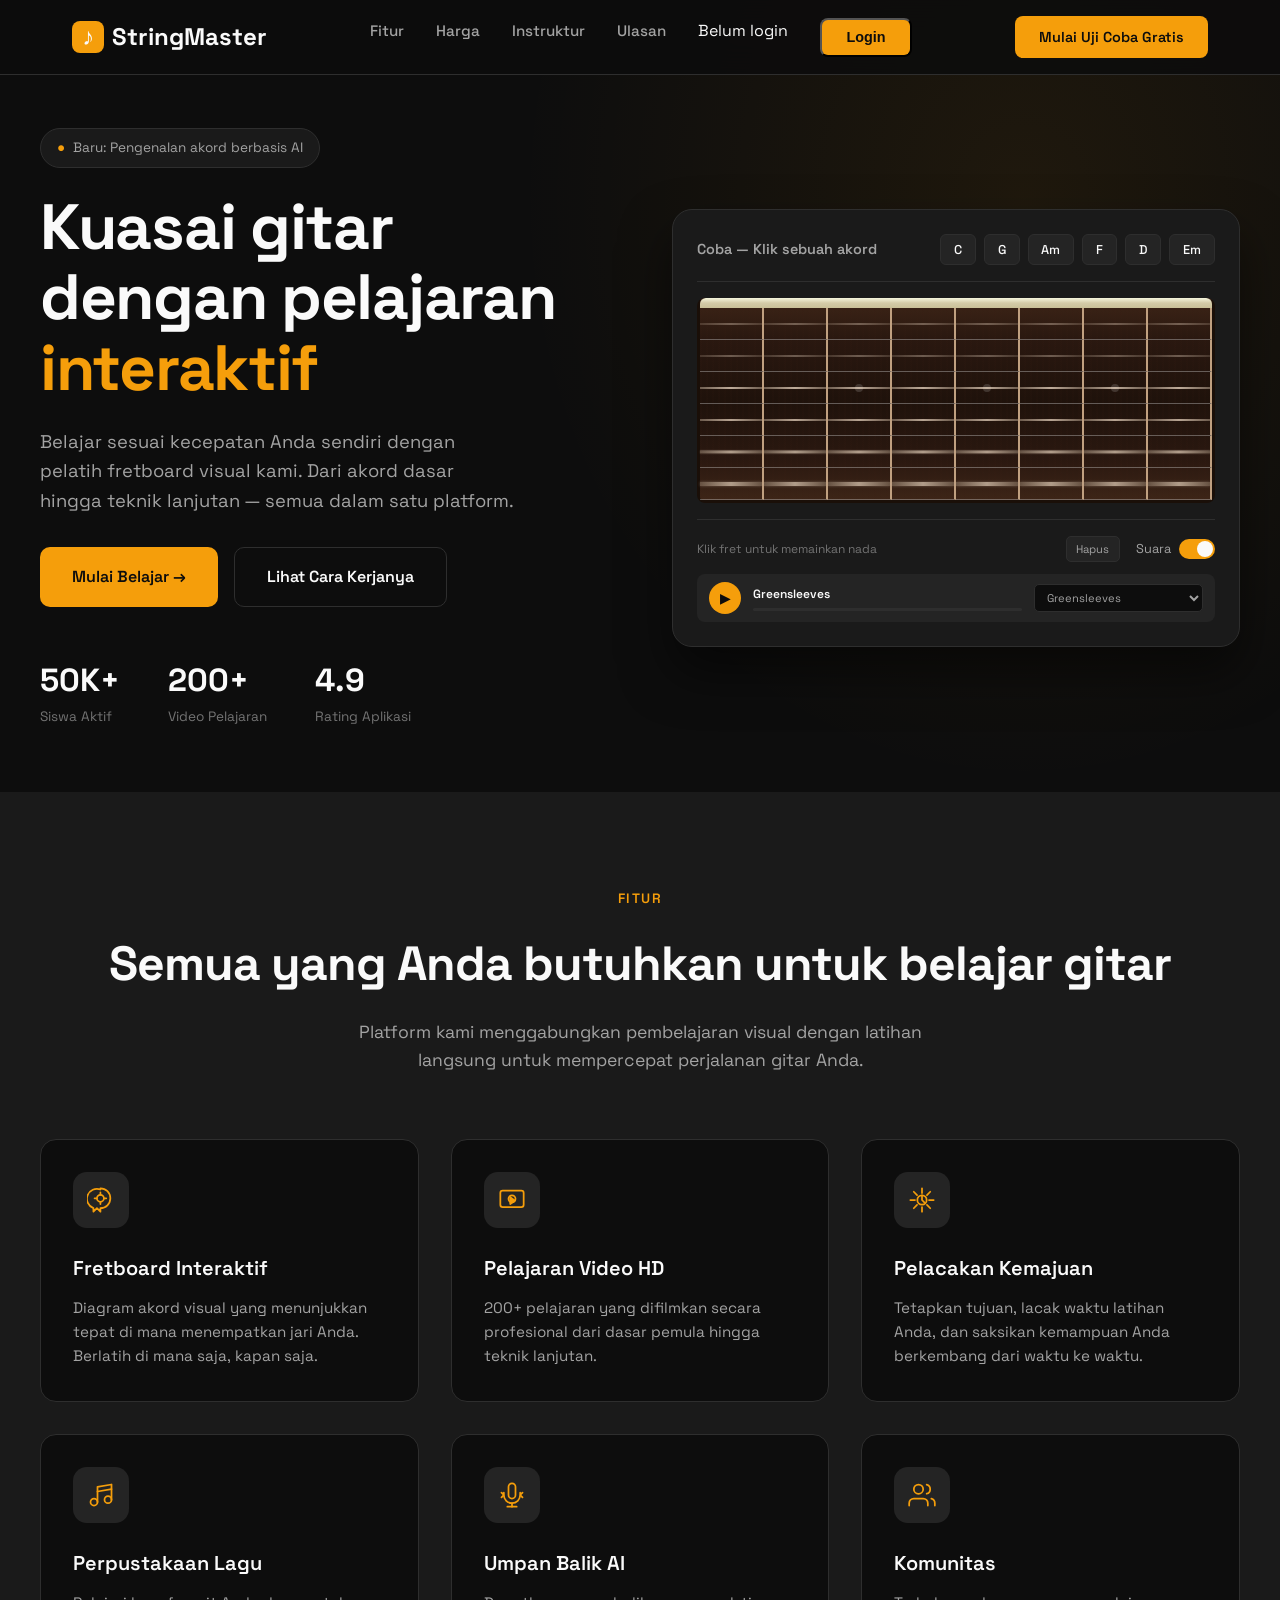
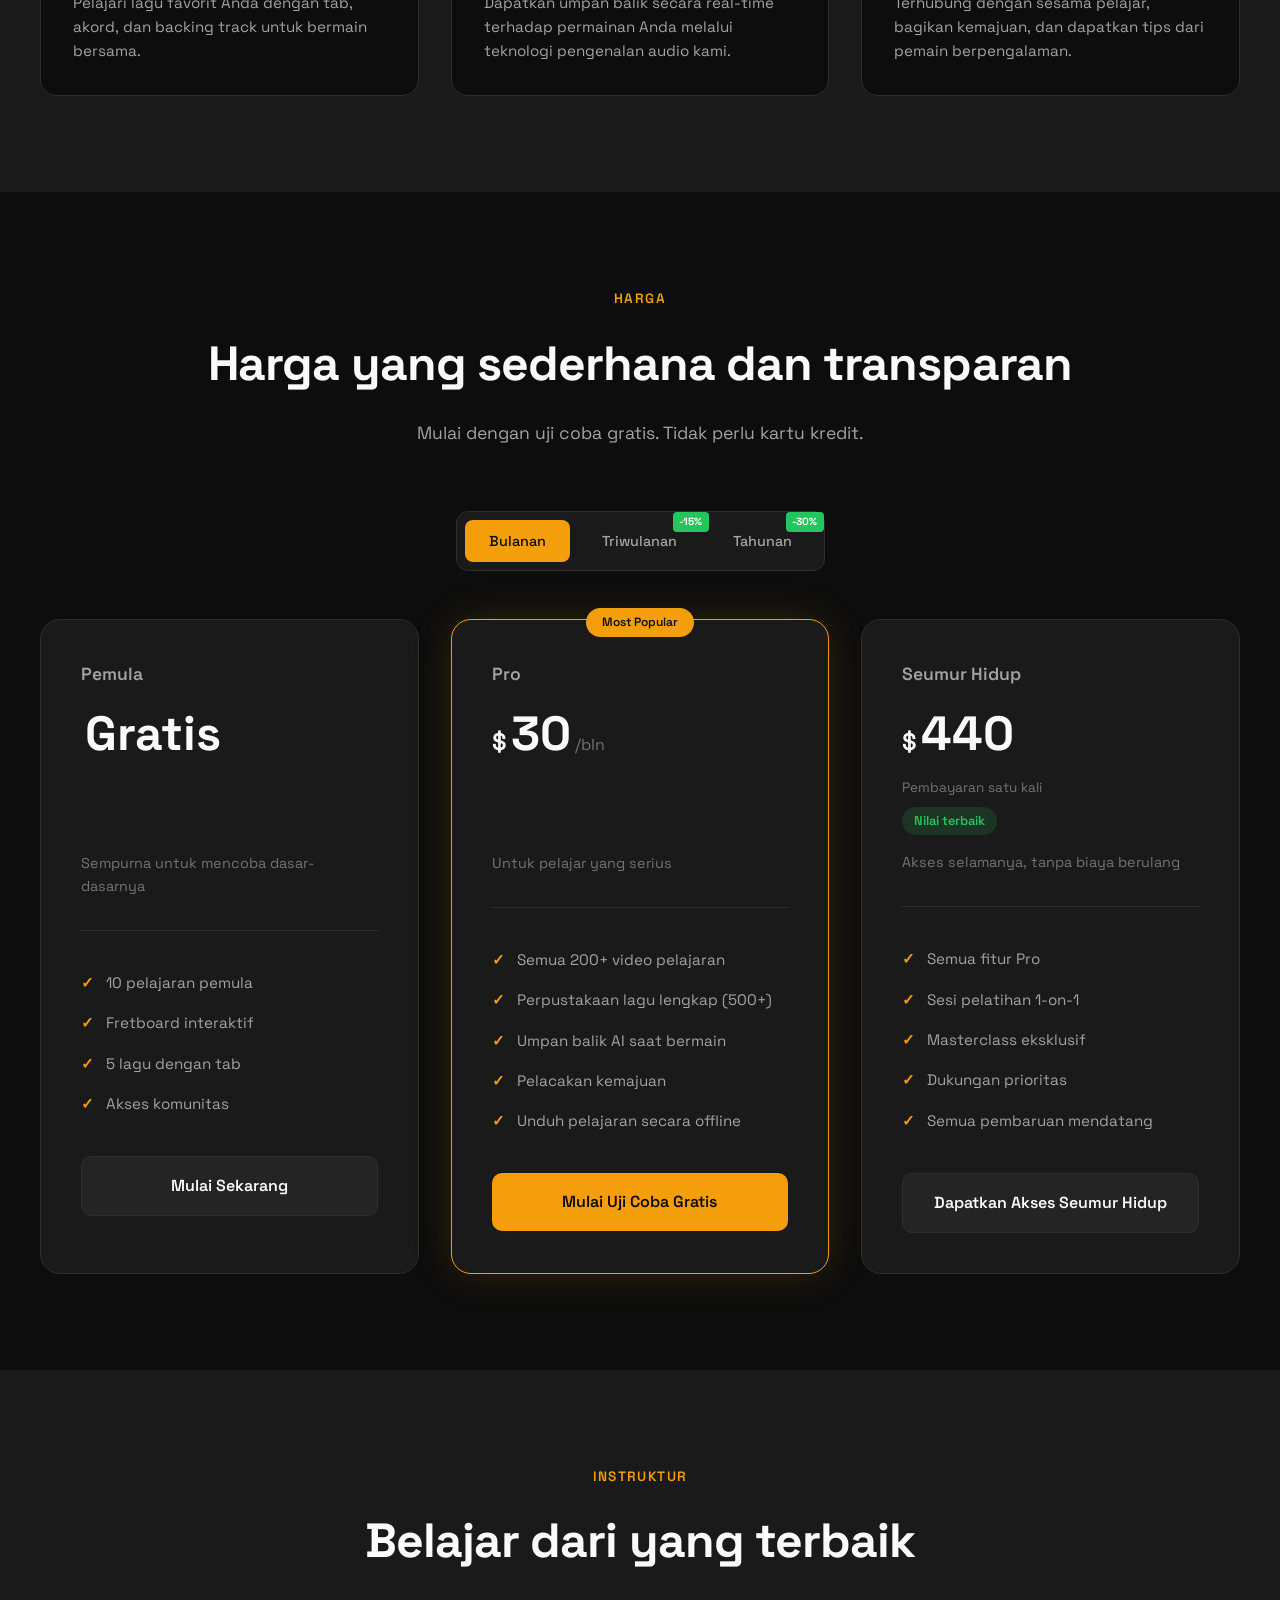
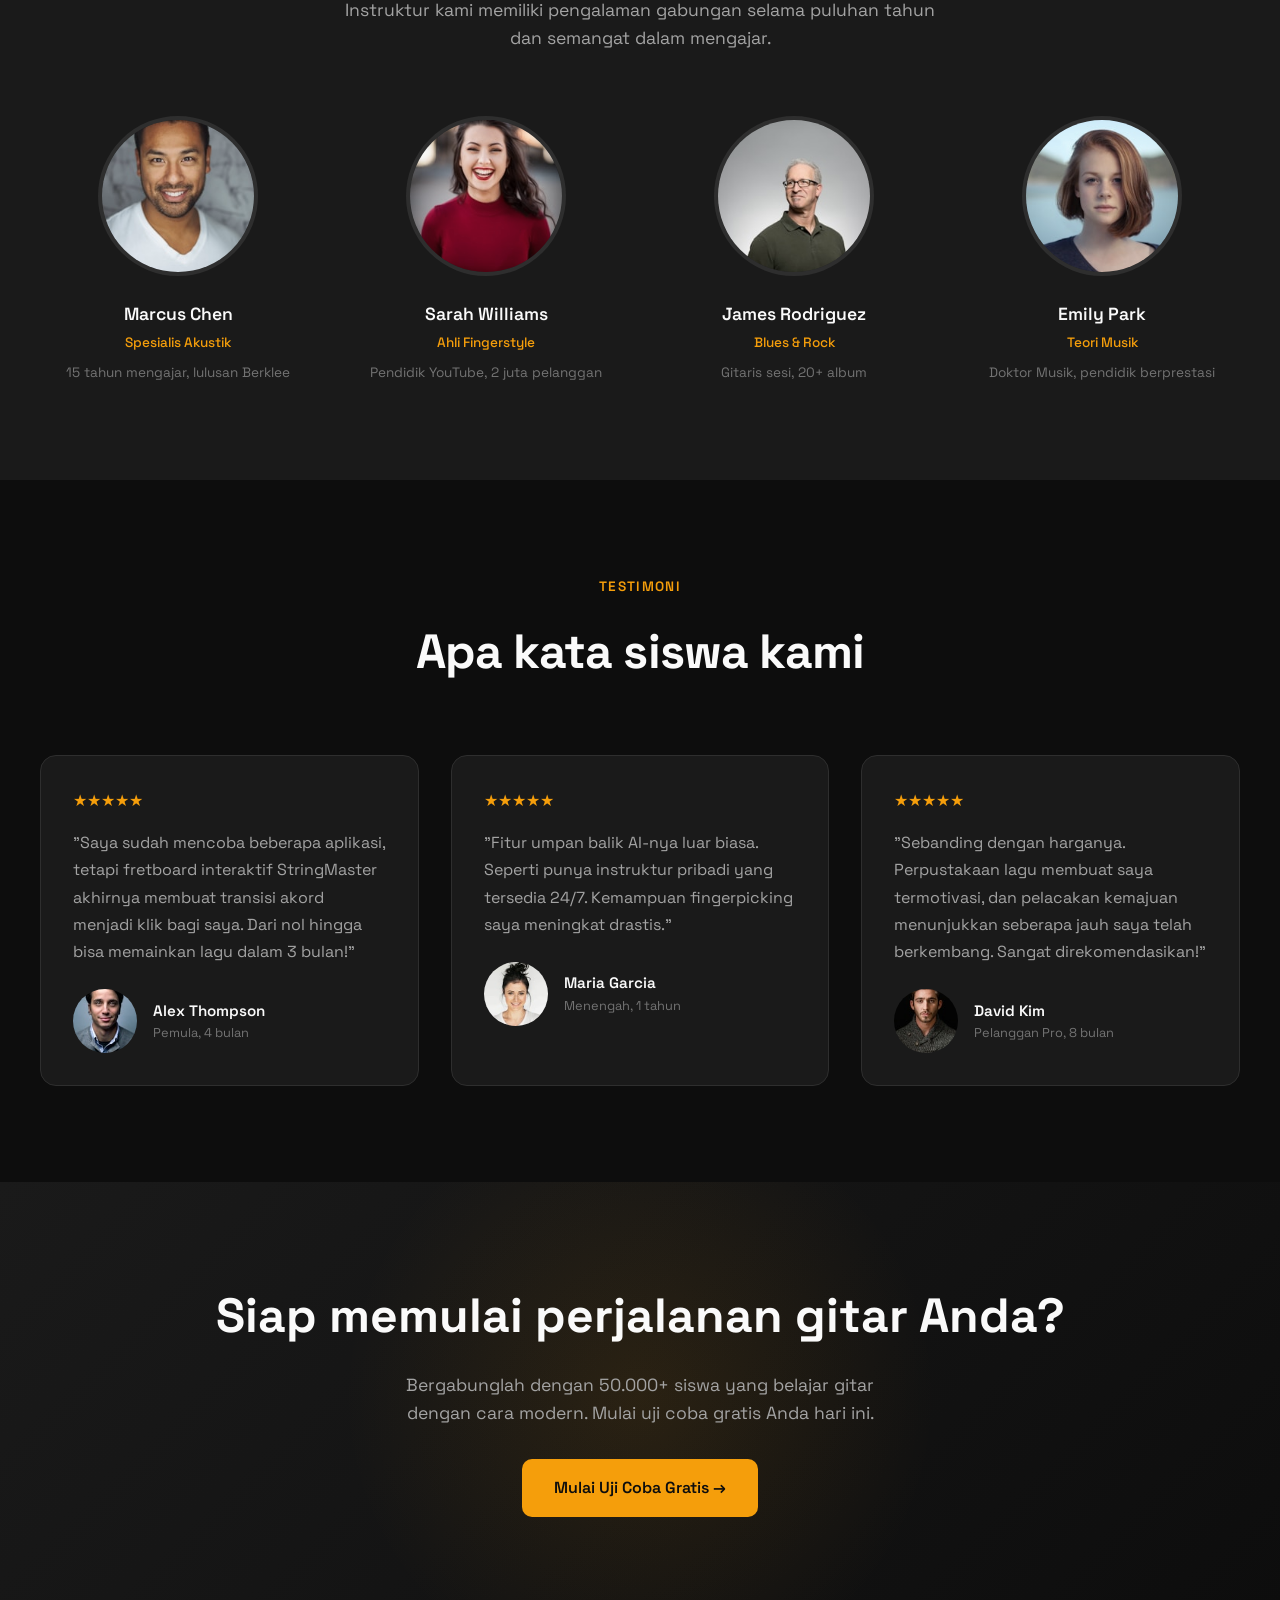
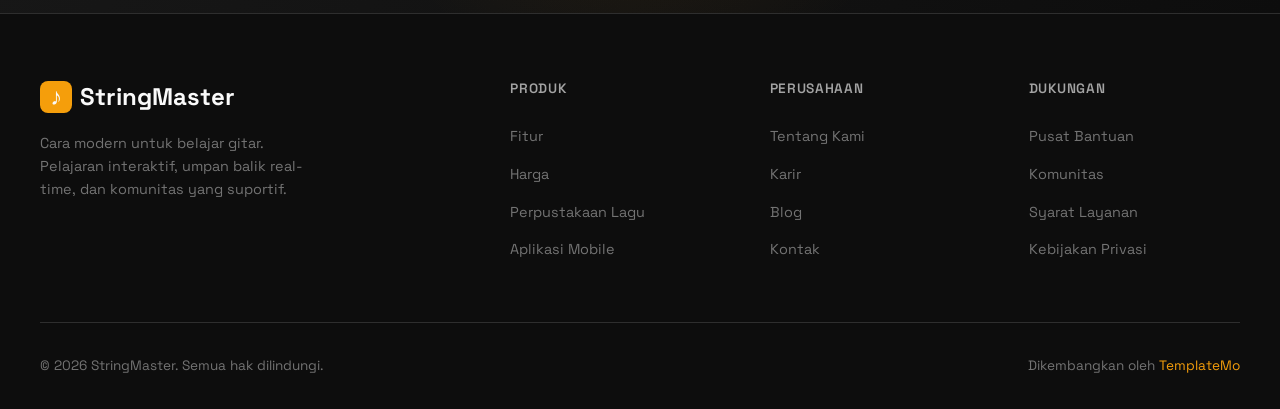
<file: index.html>
<!DOCTYPE html>
<html lang="id">
<head>
  <meta charset="UTF-8">
  <meta name="viewport" content="width=device-width, initial-scale=1.0">
  <title>StringMaster | Belajar Gitar Online</title>
  <link rel="preconnect" href="https://fonts.googleapis.com">
  <link rel="preconnect" href="https://fonts.gstatic.com" crossorigin>
  <link href="https://fonts.googleapis.com/css2?family=Space+Grotesk:wght@300;400;500;600;700&display=swap" rel="stylesheet">
  <link rel="stylesheet" href="templatemo-606-string-master.css">
<!--

TemplateMo 606 String Master

https://templatemo.com/tm-606-string-master

-->
</head>
<body>

  <!-- Navigasi -->
  <nav>
    <div class="nav-container">
      <a href="#" class="logo">
        <div class="logo-icon">♪</div>
        StringMaster
      </a>
      <ul class="nav-links">
        <li><a href="#features">Fitur</a></li>
        <li><a href="#pricing">Harga</a></li>
        <li><a href="#instructors">Instruktur</a></li>
        <li><a href="#testimonials">Ulasan</a></li>
        <p id="userInfo">Belum login</p>

 <div id="authArea">
   <button onclick="goLogin()" class="nav-cta">Login</button>
 </div>
      </ul>
      <a href="#pricing" class="nav-cta"><span>Mulai Uji Coba Gratis</span></a>
      <button class="mobile-menu-btn">☰</button>
    </div>
  </nav>

  <!-- Bagian Hero -->
  <!-- TIP: Untuk mengaktifkan hero layar penuh, hapus komentar "min-height: 100vh" di CSS .hero -->
  <section class="hero">
    <div class="hero-container">
      <div class="hero-content">
        <div class="hero-badge">
          <span>●</span> Baru: Pengenalan akord berbasis AI
        </div>
        <h1>Kuasai gitar dengan pelajaran <span class="highlight">interaktif</span></h1>
        <p class="hero-description">
          Belajar sesuai kecepatan Anda sendiri dengan pelatih fretboard visual kami.
          Dari akord dasar hingga teknik lanjutan — semua dalam satu platform.
        </p>
        <div class="hero-buttons">
          <a href="#pricing" class="btn-primary">
            Mulai Belajar →
          </a>
          <a href="#features" class="btn-secondary">
            Lihat Cara Kerjanya
          </a>
        </div>
        <div class="hero-stats">
          <div class="stat">
            <div class="stat-value">50K+</div>
            <div class="stat-label">Siswa Aktif</div>
          </div>
          <div class="stat">
            <div class="stat-value">200+</div>
            <div class="stat-label">Video Pelajaran</div>
          </div>
          <div class="stat">
            <div class="stat-value">4.9</div>
            <div class="stat-label">Rating Aplikasi</div>
          </div>
        </div>
      </div>

      <!-- Gitar Interaktif -->
      <div class="guitar-wrapper">
        <div class="guitar-card">
          <div class="guitar-header">
            <span class="guitar-title">Coba — Klik sebuah akord</span>
            <div class="guitar-controls">
              <button class="chord-btn" data-chord="C">C</button>
              <button class="chord-btn" data-chord="G">G</button>
              <button class="chord-btn" data-chord="Am">Am</button>
              <button class="chord-btn" data-chord="F">F</button>
              <button class="chord-btn" data-chord="D">D</button>
              <button class="chord-btn" data-chord="Em">Em</button>
            </div>
          </div>
          <div class="guitar-neck">
            <div class="fretboard">
              <div class="nut"></div>
              <div class="fretboard-grid" id="fretboard">
                <div class="string-labels">
                  <div class="string-label">E</div>
                  <div class="string-label">B</div>
                  <div class="string-label">G</div>
                  <div class="string-label">D</div>
                  <div class="string-label">A</div>
                  <div class="string-label">E</div>
                </div>
                <!-- Fret dibuat oleh JS -->
              </div>
            </div>
          </div>
          <div class="guitar-footer">
            <div class="guitar-footer-row">
              <span class="guitar-hint">Klik fret untuk memainkan nada</span>
              <div class="footer-controls">
                <button class="clear-btn" id="clearBtn">Hapus</button>
                <div class="sound-toggle">
                  <span>Suara</span>
                  <div class="toggle-switch active" id="soundToggle"></div>
                </div>
              </div>
            </div>
            <div class="song-player">
              <button class="play-btn" id="playBtn">▶</button>
              <div class="song-info">
                <div class="song-title" id="songTitle">Greensleeves</div>
                <div class="song-progress">
                  <div class="song-progress-bar" id="progressBar"></div>
                </div>
              </div>
              <select class="song-select" id="songSelect">
                <option value="greensleeves">Greensleeves</option>
                <option value="houseoftherisingsun">House of the Rising Sun</option>
                <option value="amazinggrace">Amazing Grace</option>
              </select>
            </div>
          </div>
        </div>
      </div>
    </div>
  </section>

  <!-- Bagian Fitur -->
  <section class="features" id="features">
    <div class="section-container">
      <div class="section-header">
        <div class="section-label">Fitur</div>
        <h2 class="section-title">Semua yang Anda butuhkan untuk belajar gitar</h2>
        <p class="section-description">
          Platform kami menggabungkan pembelajaran visual dengan latihan langsung
          untuk mempercepat perjalanan gitar Anda.
        </p>
      </div>
      <div class="features-grid">
        <div class="feature-card">
          <div class="feature-icon">
            <svg width="28" height="28" viewBox="0 0 24 24" fill="none" stroke="currentColor" stroke-width="1.5" stroke-linecap="round" stroke-linejoin="round">
              <path d="M11.5 2a8.5 8.5 0 0 1 0 17v3l-3-3-3 3v-3a8.5 8.5 0 0 1 6-16z"/>
              <circle cx="11.5" cy="10.5" r="3"/>
              <path d="M11.5 7.5v-2M14.5 10.5h2M11.5 13.5v2M8.5 10.5h-2"/>
            </svg>
          </div>
          <h3>Fretboard Interaktif</h3>
          <p>Diagram akord visual yang menunjukkan tepat di mana menempatkan jari Anda. Berlatih di mana saja, kapan saja.</p>
        </div>
        <div class="feature-card">
          <div class="feature-icon">
            <svg width="28" height="28" viewBox="0 0 24 24" fill="none" stroke="currentColor" stroke-width="1.5" stroke-linecap="round" stroke-linejoin="round">
              <rect x="2" y="4" width="20" height="14" rx="2"/>
              <circle cx="12" cy="11" r="3"/>
              <path d="M10.5 9.5l4 3-4 3z" fill="currentColor"/>
            </svg>
          </div>
          <h3>Pelajaran Video HD</h3>
          <p>200+ pelajaran yang difilmkan secara profesional dari dasar pemula hingga teknik lanjutan.</p>
        </div>
        <div class="feature-card">
          <div class="feature-icon">
            <svg width="28" height="28" viewBox="0 0 24 24" fill="none" stroke="currentColor" stroke-width="1.5" stroke-linecap="round" stroke-linejoin="round">
              <path d="M12 2v4M12 18v4M4.93 4.93l2.83 2.83M16.24 16.24l2.83 2.83M2 12h4M18 12h4M4.93 19.07l2.83-2.83M16.24 7.76l2.83-2.83"/>
              <circle cx="12" cy="12" r="4"/>
              <path d="M12 8v4l2 2"/>
            </svg>
          </div>
          <h3>Pelacakan Kemajuan</h3>
          <p>Tetapkan tujuan, lacak waktu latihan Anda, dan saksikan kemampuan Anda berkembang dari waktu ke waktu.</p>
        </div>
        <div class="feature-card">
          <div class="feature-icon">
            <svg width="28" height="28" viewBox="0 0 24 24" fill="none" stroke="currentColor" stroke-width="1.5" stroke-linecap="round" stroke-linejoin="round">
              <path d="M9 18V5l12-2v13"/>
              <circle cx="6" cy="18" r="3"/>
              <circle cx="18" cy="16" r="3"/>
              <path d="M9 9l12-2"/>
            </svg>
          </div>
          <h3>Perpustakaan Lagu</h3>
          <p>Pelajari lagu favorit Anda dengan tab, akord, dan backing track untuk bermain bersama.</p>
        </div>
        <div class="feature-card">
          <div class="feature-icon">
            <svg width="28" height="28" viewBox="0 0 24 24" fill="none" stroke="currentColor" stroke-width="1.5" stroke-linecap="round" stroke-linejoin="round">
              <path d="M12 2a3 3 0 0 0-3 3v7a3 3 0 0 0 6 0V5a3 3 0 0 0-3-3z"/>
              <path d="M19 10v2a7 7 0 0 1-14 0v-2"/>
              <line x1="12" y1="19" x2="12" y2="22"/>
              <path d="M8 22h8"/>
              <path d="M3 10l1.5 1.5M21 10l-1.5 1.5M3 14l1.5-1.5M21 14l-1.5-1.5"/>
            </svg>
          </div>
          <h3>Umpan Balik AI</h3>
          <p>Dapatkan umpan balik secara real-time terhadap permainan Anda melalui teknologi pengenalan audio kami.</p>
        </div>
        <div class="feature-card">
          <div class="feature-icon">
            <svg width="28" height="28" viewBox="0 0 24 24" fill="none" stroke="currentColor" stroke-width="1.5" stroke-linecap="round" stroke-linejoin="round">
              <path d="M17 21v-2a4 4 0 0 0-4-4H5a4 4 0 0 0-4 4v2"/>
              <circle cx="9" cy="7" r="4"/>
              <path d="M23 21v-2a4 4 0 0 0-3-3.87"/>
              <path d="M16 3.13a4 4 0 0 1 0 7.75"/>
            </svg>
          </div>
          <h3>Komunitas</h3>
          <p>Terhubung dengan sesama pelajar, bagikan kemajuan, dan dapatkan tips dari pemain berpengalaman.</p>
        </div>
      </div>
    </div>
  </section>

  <!-- Bagian Harga -->
  <section class="pricing" id="pricing">
    <div class="section-container">
      <div class="section-header">
        <div class="section-label">Harga</div>
        <h2 class="section-title">Harga yang sederhana dan transparan</h2>
        <p class="section-description">
          Mulai dengan uji coba gratis. Tidak perlu kartu kredit.
        </p>
      </div>
      <div class="billing-toggle">
        <button class="billing-option active" data-billing="monthly">Bulanan</button>
        <button class="billing-option" data-billing="quarterly">
          Triwulanan
          <span class="discount-badge">-15%</span>
        </button>
        <button class="billing-option" data-billing="yearly">
          Tahunan
          <span class="discount-badge">-30%</span>
        </button>
      </div>
      <div class="pricing-grid">
        <div class="pricing-card">
          <div class="pricing-name">Pemula</div>
          <div class="pricing-price">
            <span class="currency"></span>Gratis
          </div>
          <div class="pricing-billed"></div>
          <div class="pricing-savings"></div>
          <p class="pricing-description">Sempurna untuk mencoba dasar-dasarnya</p>
          <ul class="pricing-features">
            <li>10 pelajaran pemula</li>
            <li>Fretboard interaktif</li>
            <li>5 lagu dengan tab</li>
            <li>Akses komunitas</li>
          </ul>
          <a href="#" class="pricing-btn">Mulai Sekarang</a>
        </div>
        <div class="pricing-card featured" id="proCard">
          <div class="pricing-name">Pro</div>
          <div class="pricing-price">
            <span class="currency">$</span><span id="proPrice">30</span><span class="period">/bln</span>
          </div>
          <div class="pricing-billed" id="proBilled"></div>
          <div class="pricing-savings" id="proSavings"></div>
          <p class="pricing-description">Untuk pelajar yang serius</p>
          <ul class="pricing-features">
            <li>Semua 200+ video pelajaran</li>
            <li>Perpustakaan lagu lengkap (500+)</li>
            <li>Umpan balik AI saat bermain</li>
            <li>Pelacakan kemajuan</li>
            <li>Unduh pelajaran secara offline</li>
          </ul>
          <a href="#" class="pricing-btn">Mulai Uji Coba Gratis</a>
        </div>
        <div class="pricing-card">
          <div class="pricing-name">Seumur Hidup</div>
          <div class="pricing-price">
            <span class="currency">$</span>440
          </div>
          <div class="pricing-billed">Pembayaran satu kali</div>
          <div class="pricing-savings">Nilai terbaik</div>
          <p class="pricing-description">Akses selamanya, tanpa biaya berulang</p>
          <ul class="pricing-features">
            <li>Semua fitur Pro</li>
            <li>Sesi pelatihan 1-on-1</li>
            <li>Masterclass eksklusif</li>
            <li>Dukungan prioritas</li>
            <li>Semua pembaruan mendatang</li>
          </ul>
          <a href="#" class="pricing-btn">Dapatkan Akses Seumur Hidup</a>
        </div>
      </div>
    </div>
  </section>

  <!-- Bagian Instruktur -->
  <section class="instructors" id="instructors">
    <div class="section-container">
      <div class="section-header">
        <div class="section-label">Instruktur</div>
        <h2 class="section-title">Belajar dari yang terbaik</h2>
        <p class="section-description">
          Instruktur kami memiliki pengalaman gabungan selama puluhan tahun dan semangat dalam mengajar.
        </p>
      </div>
      <div class="instructors-grid">
        <div class="instructor-card">
          <div class="instructor-image">
            <img src="images/acoustic-specialist.jpg" alt="Marcus Chen">
          </div>
          <div class="instructor-name">Marcus Chen</div>
          <div class="instructor-role">Spesialis Akustik</div>
          <p class="instructor-bio">15 tahun mengajar, lulusan Berklee</p>
        </div>
        <div class="instructor-card">
          <div class="instructor-image">
            <img src="images/fingerstyle-expert.jpg" alt="Sarah Williams">
          </div>
          <div class="instructor-name">Sarah Williams</div>
          <div class="instructor-role">Ahli Fingerstyle</div>
          <p class="instructor-bio">Pendidik YouTube, 2 juta pelanggan</p>
        </div>
        <div class="instructor-card">
          <div class="instructor-image">
            <img src="images/blues-rock-guitar.jpg" alt="James Rodriguez">
          </div>
          <div class="instructor-name">James Rodriguez</div>
          <div class="instructor-role">Blues & Rock</div>
          <p class="instructor-bio">Gitaris sesi, 20+ album</p>
        </div>
        <div class="instructor-card">
          <div class="instructor-image">
            <img src="images/music-theory-instructor.jpg" alt="Emily Park">
          </div>
          <div class="instructor-name">Emily Park</div>
          <div class="instructor-role">Teori Musik</div>
          <p class="instructor-bio">Doktor Musik, pendidik berprestasi</p>
        </div>
      </div>
    </div>
  </section>

  <!-- Bagian Testimoni -->
  <section class="testimonials" id="testimonials">
    <div class="section-container">
      <div class="section-header">
        <div class="section-label">Testimoni</div>
        <h2 class="section-title">Apa kata siswa kami</h2>
      </div>
      <div class="testimonials-grid">
        <div class="testimonial-card">
          <div class="testimonial-stars">★★★★★</div>
          <p class="testimonial-text">"Saya sudah mencoba beberapa aplikasi, tetapi fretboard interaktif StringMaster akhirnya membuat transisi akord menjadi klik bagi saya. Dari nol hingga bisa memainkan lagu dalam 3 bulan!"</p>
          <div class="testimonial-author">
            <div class="testimonial-avatar">
              <img src="images/alex-student.jpg" alt="Alex Thompson">
            </div>
            <div>
              <div class="testimonial-name">Alex Thompson</div>
              <div class="testimonial-title">Pemula, 4 bulan</div>
            </div>
          </div>
        </div>
        <div class="testimonial-card">
          <div class="testimonial-stars">★★★★★</div>
          <p class="testimonial-text">"Fitur umpan balik AI-nya luar biasa. Seperti punya instruktur pribadi yang tersedia 24/7. Kemampuan fingerpicking saya meningkat drastis."</p>
          <div class="testimonial-author">
            <div class="testimonial-avatar">
              <img src="images/maria-student.jpg" alt="Maria Garcia">
            </div>
            <div>
              <div class="testimonial-name">Maria Garcia</div>
              <div class="testimonial-title">Menengah, 1 tahun</div>
            </div>
          </div>
        </div>
        <div class="testimonial-card">
          <div class="testimonial-stars">★★★★★</div>
          <p class="testimonial-text">"Sebanding dengan harganya. Perpustakaan lagu membuat saya termotivasi, dan pelacakan kemajuan menunjukkan seberapa jauh saya telah berkembang. Sangat direkomendasikan!"</p>
          <div class="testimonial-author">
            <div class="testimonial-avatar">
              <img src="images/david-student.jpg" alt="David Kim">
            </div>
            <div>
              <div class="testimonial-name">David Kim</div>
              <div class="testimonial-title">Pelanggan Pro, 8 bulan</div>
            </div>
          </div>
        </div>
      </div>
    </div>
  </section>

  <!-- Bagian CTA -->
  <section class="cta">
    <div class="section-container cta-content">
      <h2>Siap memulai perjalanan gitar Anda?</h2>
      <p>Bergabunglah dengan 50.000+ siswa yang belajar gitar dengan cara modern. Mulai uji coba gratis Anda hari ini.</p>
      <a href="#pricing" class="btn-primary">Mulai Uji Coba Gratis →</a>
    </div>
  </section>

  <!-- Footer -->
  <footer>
    <div class="footer-container">
      <div class="footer-grid">
        <div class="footer-brand">
          <a href="#" class="logo">
            <div class="logo-icon">♪</div>
            StringMaster
          </a>
          <p>Cara modern untuk belajar gitar. Pelajaran interaktif, umpan balik real-time, dan komunitas yang suportif.</p>
        </div>
        <div>
          <h4 class="footer-title">Produk</h4>
          <ul class="footer-links">
            <li><a href="#">Fitur</a></li>
            <li><a href="#">Harga</a></li>
            <li><a href="#">Perpustakaan Lagu</a></li>
            <li><a href="#">Aplikasi Mobile</a></li>
          </ul>
        </div>
        <div>
          <h4 class="footer-title">Perusahaan</h4>
          <ul class="footer-links">
            <li><a href="#">Tentang Kami</a></li>
            <li><a href="#">Karir</a></li>
            <li><a href="#">Blog</a></li>
            <li><a href="#">Kontak</a></li>
          </ul>
        </div>
        <div>
          <h4 class="footer-title">Dukungan</h4>
          <ul class="footer-links">
            <li><a href="#">Pusat Bantuan</a></li>
            <li><a href="#">Komunitas</a></li>
            <li><a href="#">Syarat Layanan</a></li>
            <li><a href="#">Kebijakan Privasi</a></li>
          </ul>
        </div>
      </div>
      <div class="footer-bottom">
        <span>© 2026 StringMaster. Semua hak dilindungi.</span>
        <span>Dikembangkan oleh <a href="https://www.templatemo.com" target="_blank" rel="nofollow noopener">TemplateMo</a></span>
      </div>
    </div>
  </footer>

<script src="templatemo-606-string-scripts.js"></script>
  <script src="login/js/welcome.js"></script>
</body>
</html>
</file>
<file: templatemo-606-string-master.css>
@charset "utf-8";
/* CSS Document 

TemplateMo 606 String Master

https://templatemo.com/tm-606-string-master

*/

* {
	margin: 0;
	padding: 0;
	box-sizing: border-box;
}

:root {
	--bg-dark: #0d0d0d;
	--bg-card: #1a1a1a;
	--bg-elevated: #242424;
	--accent: #f59e0b;
	--accent-light: #fbbf24;
	--accent-dark: #d97706;
	--text-primary: #fafafa;
	--text-secondary: #a3a3a3;
	--text-muted: #737373;
	--border: #2e2e2e;
}

html {
	scroll-behavior: smooth;
}

body {
	font-family: 'Space Grotesk', sans-serif;
	background: var(--bg-dark);
	color: var(--text-primary);
	line-height: 1.6;
}

/* Navigation */
nav {
	position: fixed;
	top: 0;
	left: 0;
	right: 0;
	z-index: 1000;
	background: rgba(13, 13, 13, 0.9);
	backdrop-filter: blur(20px);
	border-bottom: 1px solid var(--border);
}

.nav-container {
	max-width: 1200px;
	margin: 0 auto;
	padding: 1rem 2rem;
	display: flex;
	justify-content: space-between;
	align-items: center;
}

.logo {
	font-size: 1.5rem;
	font-weight: 700;
	color: var(--text-primary);
	text-decoration: none;
	display: flex;
	align-items: center;
	gap: 0.5rem;
}

.logo-icon {
	width: 32px;
	height: 32px;
	background: var(--accent);
	border-radius: 8px;
	display: flex;
	align-items: center;
	justify-content: center;
}

.nav-links {
	display: flex;
	gap: 2rem;
	list-style: none;
}

.nav-links a {
	color: var(--text-secondary);
	text-decoration: none;
	font-size: 0.95rem;
	font-weight: 500;
	transition: color 0.2s;
}

.nav-links a:hover {
	color: var(--accent);
}

.nav-cta {
	background: var(--accent);
	color: var(--bg-dark);
	padding: 0.6rem 1.5rem;
	border-radius: 8px;
	text-decoration: none;
	font-weight: 600;
	font-size: 0.9rem;
	transition: all 0.2s;
}

.nav-cta span {
	display: inline;
	background: transparent;
	padding: 0;
}

.nav-cta:hover {
	background: var(--accent-light);
	transform: translateY(-1px);
}

/* Hero Section */
.hero {
	/* min-height: 100vh; */
	/* Uncomment for full-screen hero */
	display: flex;
	align-items: center;
	padding: 8rem 2rem 4rem;
	position: relative;
	overflow: hidden;
}

.hero::before {
	content: '';
	position: absolute;
	top: -50%;
	right: -20%;
	width: 80%;
	height: 150%;
	background: radial-gradient(ellipse, rgba(245, 158, 11, 0.08) 0%, transparent 70%);
	pointer-events: none;
}

.hero-container {
	max-width: 1200px;
	margin: 0 auto;
	display: grid;
	grid-template-columns: 1fr 1fr;
	gap: 4rem;
	align-items: center;
}

.hero-content {
	position: relative;
	z-index: 1;
}

.hero-badge {
	display: inline-flex;
	align-items: center;
	gap: 0.5rem;
	background: var(--bg-card);
	border: 1px solid var(--border);
	padding: 0.5rem 1rem;
	border-radius: 100px;
	font-size: 0.85rem;
	color: var(--text-secondary);
	margin-bottom: 1.5rem;
}

.hero-badge span {
	color: var(--accent);
}

.hero h1 {
	font-size: clamp(2.5rem, 5vw, 4rem);
	font-weight: 700;
	line-height: 1.1;
	margin-bottom: 1.5rem;
	letter-spacing: -0.02em;
}

.hero h1 .highlight {
	color: var(--accent);
}

.hero-description {
	font-size: 1.15rem;
	color: var(--text-secondary);
	margin-bottom: 2rem;
	max-width: 480px;
}

.hero-buttons {
	display: flex;
	gap: 1rem;
	margin-bottom: 3rem;
}

.btn-primary {
	background: var(--accent);
	color: var(--bg-dark);
	padding: 1rem 2rem;
	border-radius: 10px;
	text-decoration: none;
	font-weight: 600;
	display: inline-flex;
	align-items: center;
	gap: 0.5rem;
	transition: all 0.2s;
}

.btn-primary:hover {
	background: var(--accent-light);
	transform: translateY(-2px);
	box-shadow: 0 10px 30px rgba(245, 158, 11, 0.3);
}

.btn-secondary {
	background: transparent;
	color: var(--text-primary);
	padding: 1rem 2rem;
	border-radius: 10px;
	text-decoration: none;
	font-weight: 600;
	border: 1px solid var(--border);
	transition: all 0.2s;
}

.btn-secondary:hover {
	border-color: var(--text-secondary);
	background: var(--bg-card);
}

.hero-stats {
	display: flex;
	gap: 3rem;
}

.stat {
	text-align: left;
}

.stat-value {
	font-size: 2rem;
	font-weight: 700;
	color: var(--text-primary);
}

.stat-label {
	font-size: 0.85rem;
	color: var(--text-muted);
}

/* Guitar Section */
.guitar-wrapper {
	position: relative;
	z-index: 1;
}

.guitar-card {
	background: var(--bg-card);
	border: 1px solid var(--border);
	border-radius: 20px;
	padding: 1.5rem;
	box-shadow: 0 25px 50px rgba(0, 0, 0, 0.5);
}

.guitar-header {
	display: flex;
	justify-content: space-between;
	align-items: center;
	margin-bottom: 1rem;
	padding-bottom: 1rem;
	border-bottom: 1px solid var(--border);
}

.guitar-title {
	font-size: 0.9rem;
	font-weight: 600;
	color: var(--text-secondary);
}

.guitar-controls {
	display: flex;
	gap: 0.5rem;
}

.chord-btn {
	background: var(--bg-elevated);
	border: 1px solid var(--border);
	color: var(--text-primary);
	padding: 0.4rem 0.8rem;
	border-radius: 6px;
	font-size: 0.8rem;
	font-family: inherit;
	font-weight: 500;
	cursor: pointer;
	transition: all 0.15s;
}

.chord-btn:hover {
	background: var(--accent);
	color: var(--bg-dark);
	border-color: var(--accent);
}

.chord-btn.active {
	background: var(--accent);
	color: var(--bg-dark);
	border-color: var(--accent);
}

/* Mini Guitar Fretboard */
.guitar-neck {
	position: relative;
	overflow: hidden;
	border-radius: 8px;
}

.fretboard {
	background:
		repeating-linear-gradient(90deg,
			transparent 0px,
			rgba(60, 30, 20, 0.15) 1px,
			transparent 2px,
			transparent 6px),
		linear-gradient(180deg,
			#3d2517 0%,
			#2a1810 20%,
			#1f120b 50%,
			#2a1810 80%,
			#3d2517 100%);
	border-radius: 6px;
	border: 3px solid #1a0f08;
	border-top: none;
}

.nut {
	height: 10px;
	background: linear-gradient(180deg,
			#f5f5dc 0%,
			#d4cba8 50%,
			#c9c098 100%);
	border-radius: 6px 6px 0 0;
}

.fretboard-grid {
	display: grid;
	grid-template-columns: repeat(8, 1fr);
	grid-template-rows: repeat(6, 32px);
	position: relative;
}

.string-labels {
	position: absolute;
	left: -28px;
	top: 0;
	height: calc(6 * 32px);
	display: flex;
	flex-direction: column;
}

.string-label {
	height: 32px;
	display: flex;
	align-items: center;
	justify-content: center;
	font-size: 0.7rem;
	color: var(--text-muted);
	font-weight: 500;
}

.fret {
	position: relative;
	border-right: 2px solid #c0a080;
	border-bottom: 1px solid rgba(200, 200, 200, 0.4);
	cursor: pointer;
	display: flex;
	align-items: center;
	justify-content: center;
	transition: background 0.1s;
}

.fret:hover {
	background: rgba(245, 158, 11, 0.15);
}

.fret::after {
	content: '';
	position: absolute;
	left: 0;
	right: 0;
	top: 50%;
	transform: translateY(-50%);
	pointer-events: none;
}

/* String thickness - thicker for lower strings */
.fret[data-string="0"]::after {
	height: 1px;
	background: linear-gradient(90deg,
			rgba(200, 180, 160, 0.4),
			rgba(240, 220, 200, 0.7),
			rgba(200, 180, 160, 0.4));
}

.fret[data-string="1"]::after {
	height: 1px;
	background: linear-gradient(90deg,
			rgba(200, 180, 160, 0.4),
			rgba(240, 220, 200, 0.7),
			rgba(200, 180, 160, 0.4));
}

.fret[data-string="2"]::after {
	height: 2px;
	background: linear-gradient(90deg,
			rgba(190, 170, 150, 0.5),
			rgba(230, 210, 190, 0.8),
			rgba(190, 170, 150, 0.5));
}

.fret[data-string="3"]::after {
	height: 2px;
	background: linear-gradient(90deg,
			rgba(180, 160, 140, 0.5),
			rgba(220, 200, 180, 0.8),
			rgba(180, 160, 140, 0.5));
}

.fret[data-string="4"]::after {
	height: 3px;
	background: linear-gradient(90deg,
			rgba(160, 140, 120, 0.5),
			rgba(200, 180, 160, 0.85),
			rgba(160, 140, 120, 0.5));
	box-shadow: 0 0 2px rgba(200, 180, 160, 0.3);
}

.fret[data-string="5"]::after {
	height: 4px;
	background: linear-gradient(90deg,
			rgba(150, 130, 110, 0.5),
			rgba(190, 170, 150, 0.9),
			rgba(150, 130, 110, 0.5));
	box-shadow: 0 0 3px rgba(190, 170, 150, 0.4);
}

.note-marker {
	width: 18px;
	height: 18px;
	background: var(--accent);
	border-radius: 50%;
	display: none;
	align-items: center;
	justify-content: center;
	font-size: 0.5rem;
	font-weight: 700;
	color: var(--bg-dark);
	z-index: 2;
	box-shadow: 0 2px 8px rgba(245, 158, 11, 0.5);
}

.note-marker.show {
	display: flex;
}

.note-marker.playing {
	animation: notePulse 0.3s ease;
}

@keyframes notePulse {
	0% {
		transform: scale(1);
	}

	50% {
		transform: scale(1.3);
	}

	100% {
		transform: scale(1);
	}
}

.fret-marker {
	position: absolute;
	width: 8px;
	height: 8px;
	background: rgba(255, 255, 255, 0.15);
	border-radius: 50%;
	pointer-events: none;
}

.guitar-footer {
	margin-top: 1rem;
	padding-top: 1rem;
	border-top: 1px solid var(--border);
	display: flex;
	flex-direction: column;
	gap: 0.75rem;
}

.guitar-footer-row {
	display: flex;
	justify-content: space-between;
	align-items: center;
}

.guitar-hint {
	font-size: 0.75rem;
	color: var(--text-muted);
}

.footer-controls {
	display: flex;
	align-items: center;
	gap: 1rem;
}

.clear-btn {
	background: var(--bg-elevated);
	border: 1px solid var(--border);
	color: var(--text-secondary);
	padding: 0.3rem 0.6rem;
	border-radius: 5px;
	font-size: 0.7rem;
	font-family: inherit;
	cursor: pointer;
	transition: all 0.15s;
}

.clear-btn:hover {
	background: var(--border);
	color: var(--text-primary);
}

.sound-toggle {
	display: flex;
	align-items: center;
	gap: 0.5rem;
	font-size: 0.8rem;
	color: var(--text-secondary);
}

.toggle-switch {
	width: 36px;
	height: 20px;
	background: var(--bg-elevated);
	border-radius: 10px;
	position: relative;
	cursor: pointer;
	transition: background 0.2s;
}

.toggle-switch.active {
	background: var(--accent);
}

.toggle-switch::after {
	content: '';
	position: absolute;
	width: 16px;
	height: 16px;
	background: var(--text-primary);
	border-radius: 50%;
	top: 2px;
	left: 2px;
	transition: transform 0.2s;
}

.toggle-switch.active::after {
	transform: translateX(16px);
}

/* Song Player */
.song-player {
	display: flex;
	align-items: center;
	gap: 0.75rem;
	background: var(--bg-elevated);
	border-radius: 8px;
	padding: 0.5rem 0.75rem;
}

.play-btn {
	width: 32px;
	height: 32px;
	background: var(--accent);
	border: none;
	border-radius: 50%;
	color: var(--bg-dark);
	font-size: 0.9rem;
	cursor: pointer;
	display: flex;
	align-items: center;
	justify-content: center;
	transition: all 0.15s;
	flex-shrink: 0;
}

.play-btn:hover {
	background: var(--accent-light);
	transform: scale(1.05);
}

.play-btn.playing {
	background: var(--accent-dark);
}

.song-info {
	flex: 1;
	min-width: 0;
}

.song-title {
	font-size: 0.75rem;
	font-weight: 600;
	color: var(--text-primary);
	white-space: nowrap;
	overflow: hidden;
	text-overflow: ellipsis;
}

.song-progress {
	width: 100%;
	height: 3px;
	background: var(--border);
	border-radius: 2px;
	margin-top: 4px;
	overflow: hidden;
}

.song-progress-bar {
	height: 100%;
	background: var(--accent);
	width: 0%;
	transition: width 0.1s linear;
}

.song-select {
	background: var(--bg-dark);
	border: 1px solid var(--border);
	color: var(--text-secondary);
	padding: 0.3rem 0.5rem;
	border-radius: 5px;
	font-size: 0.7rem;
	font-family: inherit;
	cursor: pointer;
}

.song-select:focus {
	outline: none;
	border-color: var(--accent);
}

/* Features Section */
.features {
	padding: 6rem 2rem;
	background: var(--bg-card);
}

.section-container {
	max-width: 1200px;
	margin: 0 auto;
}

.section-header {
	text-align: center;
	margin-bottom: 4rem;
}

.section-label {
	font-size: 0.85rem;
	color: var(--accent);
	font-weight: 600;
	text-transform: uppercase;
	letter-spacing: 0.1em;
	margin-bottom: 1rem;
}

.section-title {
	font-size: clamp(2rem, 4vw, 3rem);
	font-weight: 700;
	margin-bottom: 1rem;
	letter-spacing: -0.02em;
}

.section-description {
	font-size: 1.1rem;
	color: var(--text-secondary);
	max-width: 600px;
	margin: 0 auto;
}

.features-grid {
	display: grid;
	grid-template-columns: repeat(3, 1fr);
	gap: 2rem;
}

.feature-card {
	background: var(--bg-dark);
	border: 1px solid var(--border);
	border-radius: 16px;
	padding: 2rem;
	transition: all 0.3s;
}

.feature-card:hover {
	border-color: var(--accent);
	transform: translateY(-4px);
}

.feature-icon {
	width: 56px;
	height: 56px;
	background: var(--bg-elevated);
	border-radius: 14px;
	display: flex;
	align-items: center;
	justify-content: center;
	margin-bottom: 1.5rem;
	color: var(--accent);
	transition: all 0.3s;
}

.feature-card:hover .feature-icon {
	background: var(--accent);
	color: var(--bg-dark);
}

.feature-card h3 {
	font-size: 1.25rem;
	font-weight: 600;
	margin-bottom: 0.75rem;
}

.feature-card p {
	color: var(--text-secondary);
	font-size: 0.95rem;
}

/* Pricing Section */
.pricing {
	padding: 6rem 2rem;
}

.billing-toggle {
	display: flex;
	justify-content: center;
	align-items: center;
	gap: 0.5rem;
	margin-bottom: 3rem;
	background: var(--bg-card);
	padding: 0.5rem;
	border-radius: 12px;
	width: fit-content;
	margin-left: auto;
	margin-right: auto;
	border: 1px solid var(--border);
}

.billing-option {
	padding: 0.75rem 1.5rem;
	border-radius: 8px;
	font-size: 0.9rem;
	font-weight: 500;
	color: var(--text-secondary);
	cursor: pointer;
	transition: all 0.2s;
	position: relative;
	background: transparent;
	border: none;
	font-family: inherit;
}

.billing-option:hover {
	color: var(--text-primary);
}

.billing-option.active {
	background: var(--accent);
	color: var(--bg-dark);
}

.billing-option .discount-badge {
	position: absolute;
	top: -8px;
	right: -8px;
	background: #22c55e;
	color: #fff;
	font-size: 0.65rem;
	font-weight: 700;
	padding: 0.2rem 0.4rem;
	border-radius: 4px;
}

.pricing-grid {
	display: grid;
	grid-template-columns: repeat(3, 1fr);
	gap: 2rem;
}

.pricing-card {
	background: var(--bg-card);
	border: 1px solid var(--border);
	border-radius: 20px;
	padding: 2.5rem;
	position: relative;
	transition: all 0.3s;
}

.pricing-card:hover {
	transform: translateY(-4px);
}

.pricing-card.featured {
	border-color: var(--accent);
	box-shadow: 0 0 40px rgba(245, 158, 11, 0.15);
}

.pricing-card.featured::before {
	content: 'Most Popular';
	position: absolute;
	top: -12px;
	left: 50%;
	transform: translateX(-50%);
	background: var(--accent);
	color: var(--bg-dark);
	padding: 0.3rem 1rem;
	border-radius: 100px;
	font-size: 0.75rem;
	font-weight: 600;
}

.pricing-name {
	font-size: 1.1rem;
	font-weight: 600;
	color: var(--text-secondary);
	margin-bottom: 0.5rem;
}

.pricing-price {
	font-size: 3rem;
	font-weight: 700;
	margin-bottom: 0.25rem;
	display: flex;
	align-items: baseline;
	gap: 0.25rem;
}

.pricing-price .currency {
	font-size: 1.5rem;
	font-weight: 600;
}

.pricing-price .period {
	font-size: 1rem;
	font-weight: 400;
	color: var(--text-muted);
}

.pricing-billed {
	font-size: 0.85rem;
	color: var(--text-muted);
	margin-bottom: 0.5rem;
	min-height: 1.2rem;
}

.pricing-savings {
	display: inline-block;
	background: rgba(34, 197, 94, 0.15);
	color: #22c55e;
	font-size: 0.8rem;
	font-weight: 600;
	padding: 0.25rem 0.75rem;
	border-radius: 100px;
	margin-bottom: 1rem;
	min-height: 1.5rem;
}

.pricing-savings:empty {
	visibility: hidden;
}

.pricing-description {
	color: var(--text-muted);
	font-size: 0.9rem;
	margin-bottom: 2rem;
	padding-bottom: 2rem;
	border-bottom: 1px solid var(--border);
}

.pricing-features {
	list-style: none;
	margin-bottom: 2rem;
}

.pricing-features li {
	display: flex;
	align-items: center;
	gap: 0.75rem;
	padding: 0.5rem 0;
	color: var(--text-secondary);
	font-size: 0.95rem;
}

.pricing-features li::before {
	content: '✓';
	color: var(--accent);
	font-weight: 700;
}

.pricing-btn {
	display: block;
	text-align: center;
	padding: 1rem;
	border-radius: 10px;
	text-decoration: none;
	font-weight: 600;
	transition: all 0.2s;
}

.pricing-card .pricing-btn {
	background: var(--bg-elevated);
	color: var(--text-primary);
	border: 1px solid var(--border);
}

.pricing-card .pricing-btn:hover {
	background: var(--text-primary);
	color: var(--bg-dark);
}

.pricing-card.featured .pricing-btn {
	background: var(--accent);
	color: var(--bg-dark);
	border: none;
}

.pricing-card.featured .pricing-btn:hover {
	background: var(--accent-light);
}

/* Instructors Section */
.instructors {
	padding: 6rem 2rem;
	background: var(--bg-card);
}

.instructors-grid {
	display: grid;
	grid-template-columns: repeat(4, 1fr);
	gap: 2rem;
}

.instructor-card {
	text-align: center;
}

.instructor-image {
	width: 160px;
	height: 160px;
	border-radius: 50%;
	margin: 0 auto 1.5rem;
	border: 4px solid var(--border);
	transition: all 0.3s;
	overflow: hidden;
	background: var(--bg-elevated);
}

.instructor-image img {
	width: 100%;
	height: 100%;
	object-fit: cover;
	filter: grayscale(20%);
	transition: filter 0.3s;
}

.instructor-card:hover .instructor-image {
	border-color: var(--accent);
	box-shadow: 0 0 20px rgba(245, 158, 11, 0.3);
}

.instructor-card:hover .instructor-image img {
	filter: grayscale(0%);
}

.instructor-name {
	font-size: 1.1rem;
	font-weight: 600;
	margin-bottom: 0.25rem;
}

.instructor-role {
	color: var(--accent);
	font-size: 0.85rem;
	font-weight: 500;
	margin-bottom: 0.5rem;
}

.instructor-bio {
	color: var(--text-muted);
	font-size: 0.85rem;
}

/* Testimonials */
.testimonials {
	padding: 6rem 2rem;
}

.testimonials-grid {
	display: grid;
	grid-template-columns: repeat(3, 1fr);
	gap: 2rem;
}

.testimonial-card {
	background: var(--bg-card);
	border: 1px solid var(--border);
	border-radius: 16px;
	padding: 2rem;
}

.testimonial-stars {
	color: var(--accent);
	font-size: 1rem;
	margin-bottom: 1rem;
}

.testimonial-text {
	color: var(--text-secondary);
	font-size: 1rem;
	line-height: 1.7;
	margin-bottom: 1.5rem;
}

.testimonial-author {
	display: flex;
	align-items: center;
	gap: 1rem;
}

.testimonial-avatar {
	width: 64px;
	height: 64px;
	border-radius: 50%;
	overflow: hidden;
	flex-shrink: 0;
}

.testimonial-avatar img {
	width: 100%;
	height: 100%;
	object-fit: cover;
}

.testimonial-name {
	font-weight: 600;
	font-size: 0.95rem;
}

.testimonial-title {
	color: var(--text-muted);
	font-size: 0.8rem;
}

/* CTA Section */
.cta {
	padding: 6rem 2rem;
	background: linear-gradient(135deg, var(--bg-card) 0%, var(--bg-dark) 100%);
	text-align: center;
	position: relative;
	overflow: hidden;
}

.cta::before {
	content: '';
	position: absolute;
	top: 50%;
	left: 50%;
	transform: translate(-50%, -50%);
	width: 600px;
	height: 600px;
	background: radial-gradient(circle, rgba(245, 158, 11, 0.1) 0%, transparent 70%);
	pointer-events: none;
}

.cta-content {
	position: relative;
	z-index: 1;
}

.cta h2 {
	font-size: clamp(2rem, 4vw, 3rem);
	font-weight: 700;
	margin-bottom: 1rem;
}

.cta p {
	color: var(--text-secondary);
	font-size: 1.1rem;
	margin-bottom: 2rem;
	max-width: 500px;
	margin-left: auto;
	margin-right: auto;
}

/* Footer */
footer {
	padding: 4rem 2rem 2rem;
	border-top: 1px solid var(--border);
}

.footer-container {
	max-width: 1200px;
	margin: 0 auto;
}

.footer-grid {
	display: grid;
	grid-template-columns: 2fr 1fr 1fr 1fr;
	gap: 3rem;
	margin-bottom: 3rem;
}

.footer-brand p {
	color: var(--text-muted);
	font-size: 0.9rem;
	margin-top: 1rem;
	max-width: 280px;
}

.footer-title {
	font-size: 0.85rem;
	font-weight: 600;
	color: var(--text-secondary);
	text-transform: uppercase;
	letter-spacing: 0.05em;
	margin-bottom: 1.5rem;
}

.footer-links {
	list-style: none;
}

.footer-links li {
	margin-bottom: 0.75rem;
}

.footer-links a {
	color: var(--text-muted);
	text-decoration: none;
	font-size: 0.9rem;
	transition: color 0.2s;
}

.footer-links a:hover {
	color: var(--accent);
}

.footer-bottom {
	padding-top: 2rem;
	border-top: 1px solid var(--border);
	display: flex;
	justify-content: space-between;
	align-items: center;
	font-size: 0.85rem;
	color: var(--text-muted);
}

.footer-bottom a {
	color: var(--accent);
	text-decoration: none;
	transition: color 0.2s;
}

.footer-bottom a:hover {
	color: var(--accent-light);
}

/* Mobile Menu */
.mobile-menu-btn {
	display: none;
	background: none;
	border: none;
	color: var(--text-primary);
	font-size: 1.5rem;
	cursor: pointer;
}

/* Responsive */
@media (max-width: 1024px) {
	.hero-container {
		grid-template-columns: 1fr;
		text-align: center;
	}

	.hero-content {
		order: 1;
	}

	.guitar-wrapper {
		order: 0;
		max-width: 500px;
		margin: 0 auto;
	}

	.hero-description {
		margin: 0 auto 2rem;
	}

	.hero-buttons {
		justify-content: center;
	}

	.hero-stats {
		justify-content: center;
	}

	.features-grid,
	.pricing-grid,
	.testimonials-grid {
		grid-template-columns: 1fr;
		max-width: 500px;
		margin: 0 auto;
	}

	.billing-toggle {
		flex-wrap: wrap;
		justify-content: center;
	}

	.billing-option {
		padding: 0.6rem 1.2rem;
		font-size: 0.85rem;
	}

	.instructors-grid {
		grid-template-columns: repeat(2, 1fr);
	}

	.footer-grid {
		grid-template-columns: 1fr 1fr;
	}
}

@media (max-width: 880px) {

	.nav-links,
	.nav-cta {
		display: none;
	}

	.mobile-menu-btn {
		display: block;
	}

	/* Mobile Menu */
	.nav-links.active {
		display: flex;
		flex-direction: column;
		position: absolute;
		top: 100%;
		left: 0;
		right: 0;
		background: rgba(13, 13, 13, 0.98);
		backdrop-filter: blur(20px);
		padding: 0.5rem 0 0 0;
		gap: 0;
	}

	.nav-links.active li {
		border-bottom: 1px solid var(--border);
	}

	.nav-links.active li:last-child {
		border-bottom: none;
	}

	.nav-links.active a {
		display: block;
		padding: 1.35rem 2rem;
		font-size: 1.1rem;
	}

	.nav-cta.active {
		display: block;
		position: absolute;
		top: 100%;
		left: 0;
		right: 0;
		text-align: center;
		background: var(--bg-dark);
		padding: 1.5rem 2rem;
		border-top: 1px solid var(--border);
	}

	.nav-cta.active span {
		display: block;
		background: var(--accent);
		color: var(--bg-dark);
		padding: 1rem;
		border-radius: 8px;
		font-weight: 600;
	}

	.hero {
		padding: 6rem 1rem 3rem;
	}

	.hero h1 {
		font-size: 2rem;
	}

	.hero-buttons {
		flex-direction: column;
	}

	.hero-stats {
		flex-direction: column;
		gap: 1.5rem;
	}

	.stat {
		text-align: center;
	}

	.guitar-card {
		padding: 1rem;
	}

	.fretboard-grid {
		grid-template-rows: repeat(6, 28px);
	}

	.string-labels {
		height: calc(6 * 28px);
		left: -24px;
	}

	.string-label {
		height: 28px;
		font-size: 0.6rem;
	}

	.note-marker {
		width: 14px;
		height: 14px;
		font-size: 0.4rem;
	}

	.instructors-grid {
		grid-template-columns: 1fr;
	}

	.footer-grid {
		grid-template-columns: 1fr;
		text-align: center;
	}

	.footer-brand p {
		margin: 1rem auto;
	}

	.footer-bottom {
		flex-direction: column;
		gap: 1rem;
		text-align: center;
	}
}
</file>
